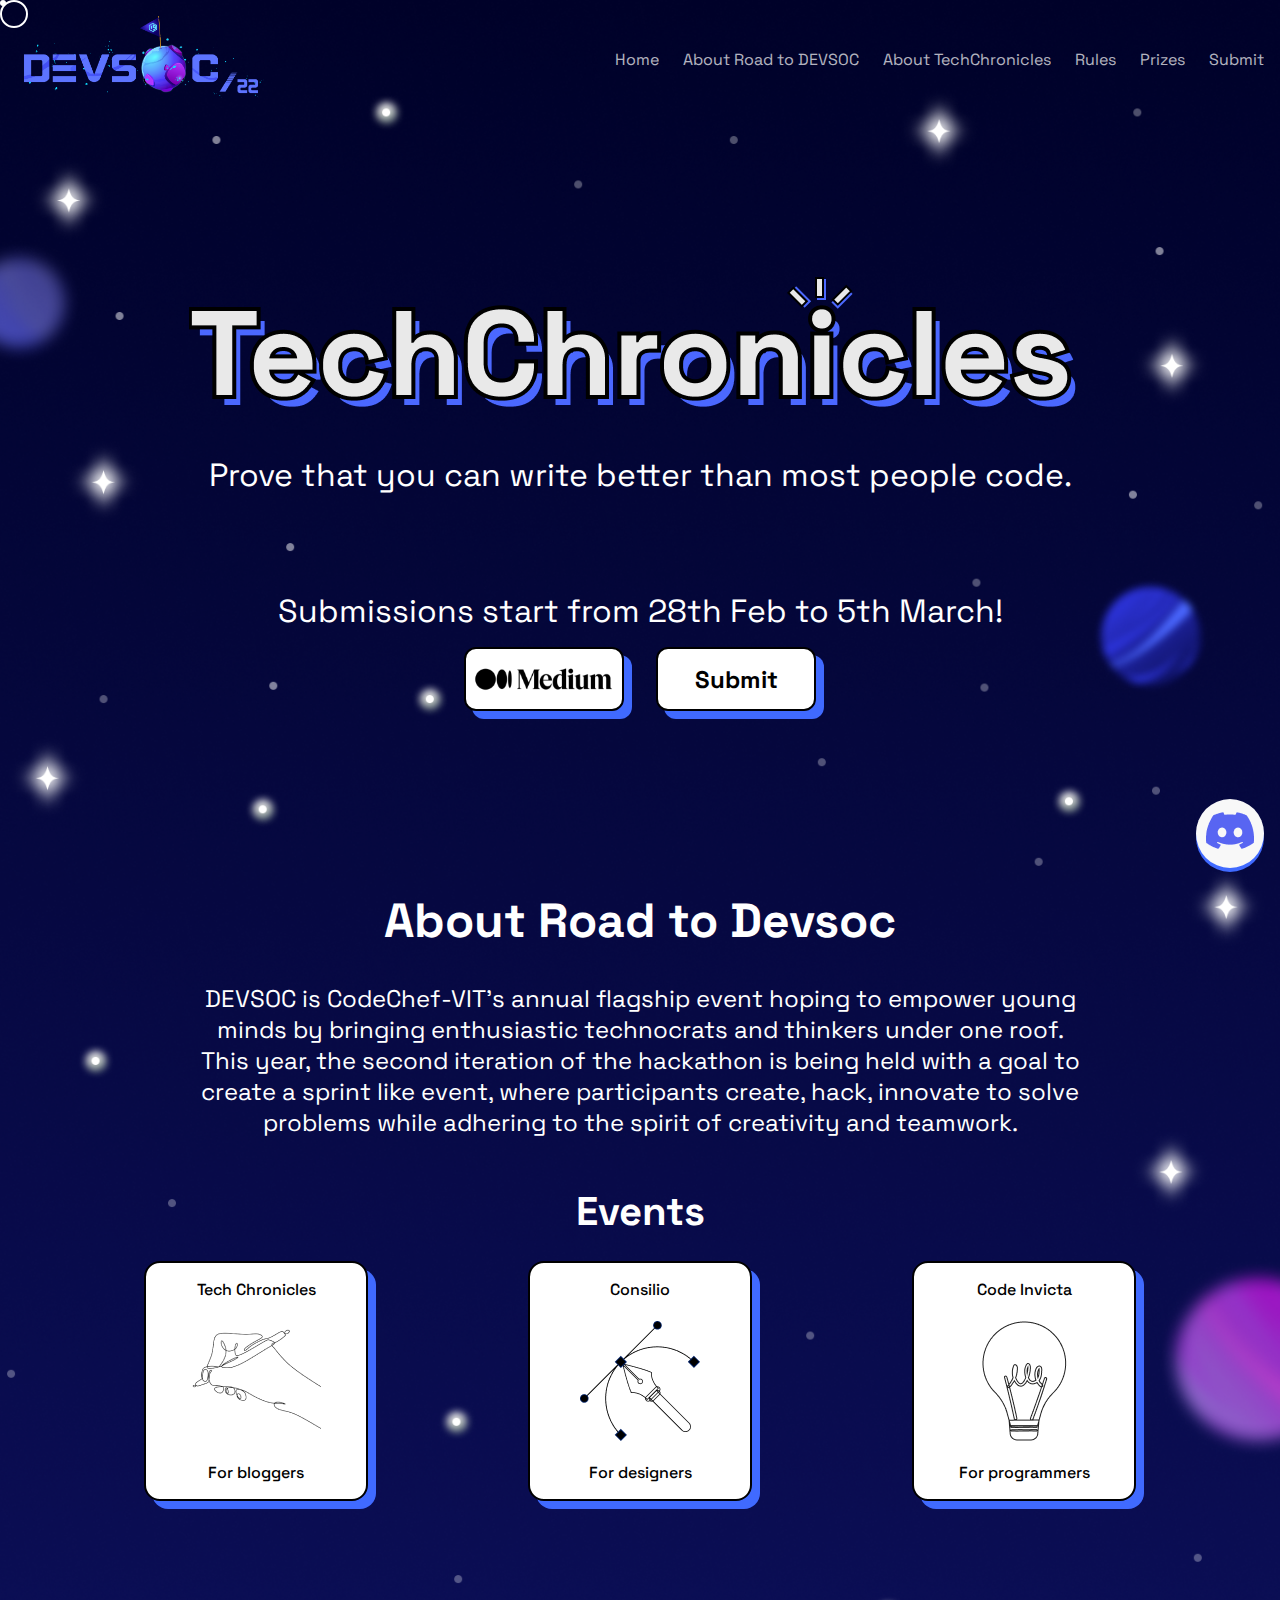
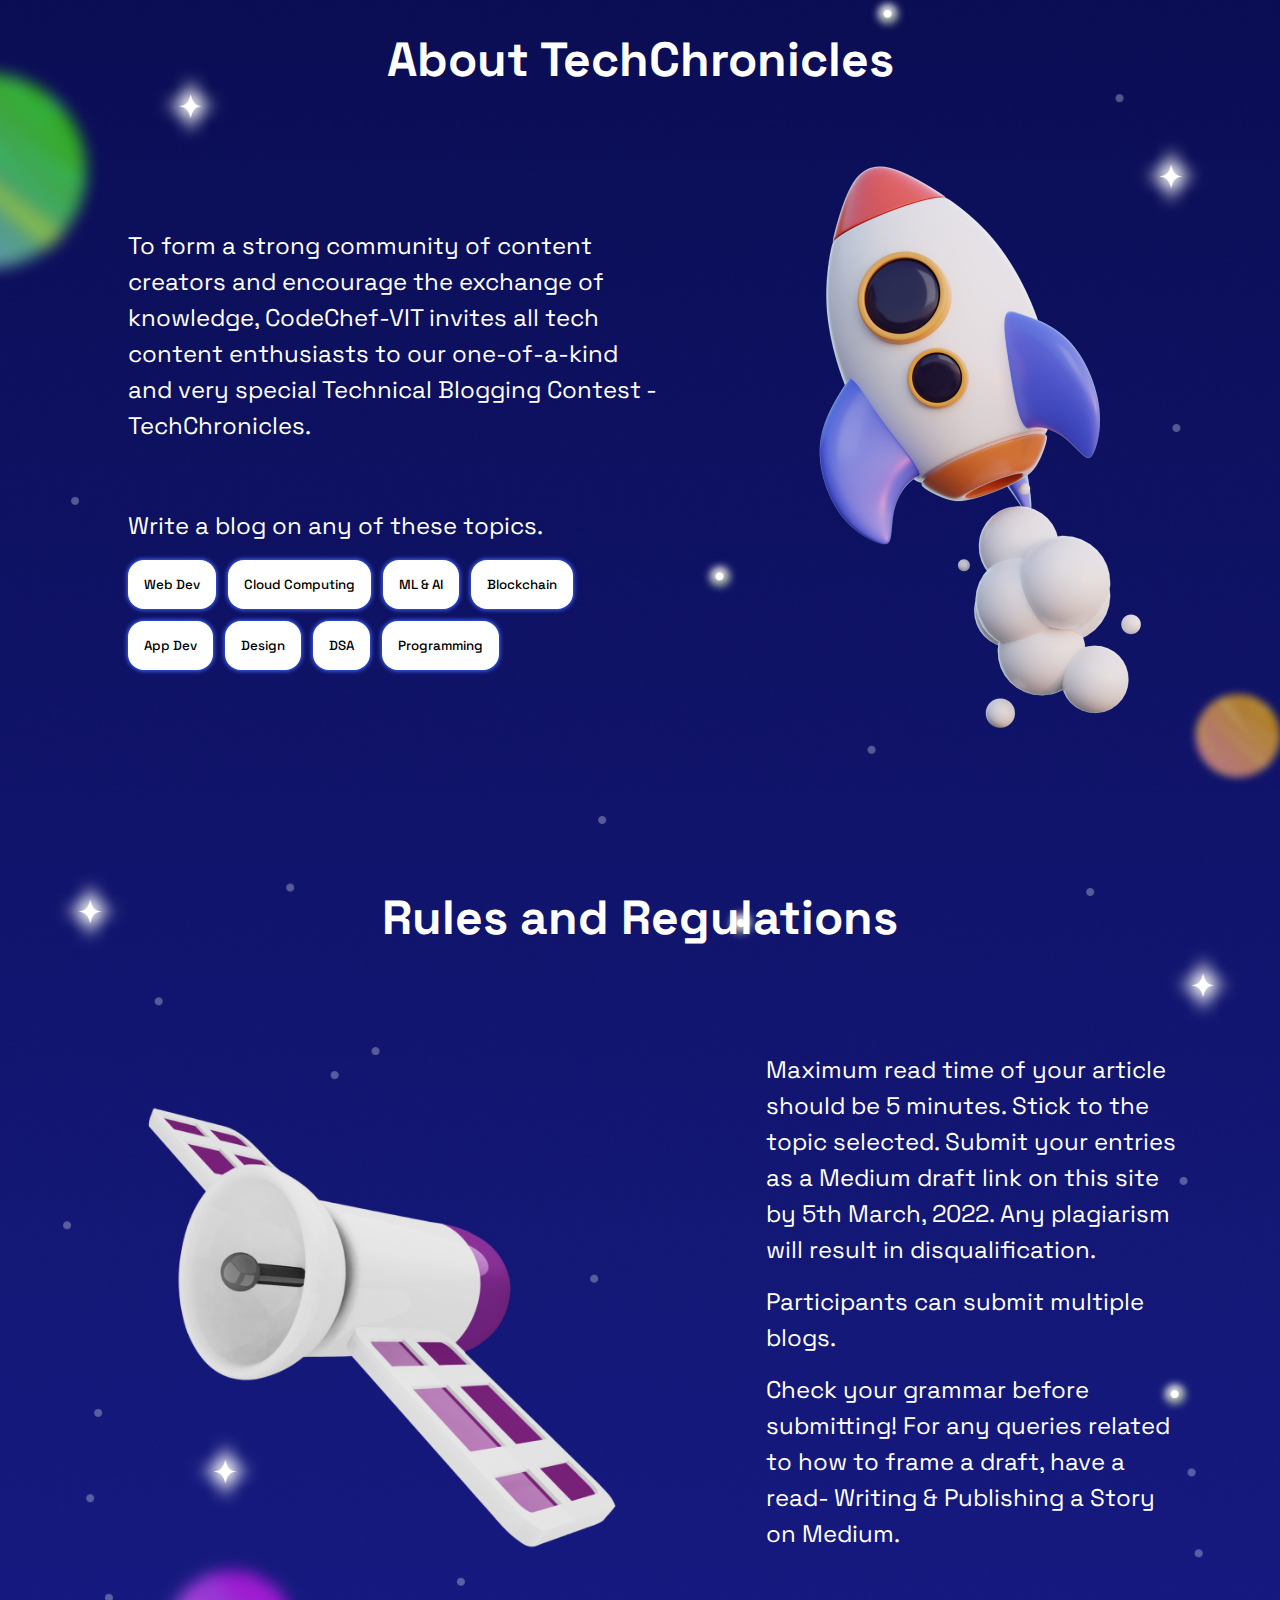
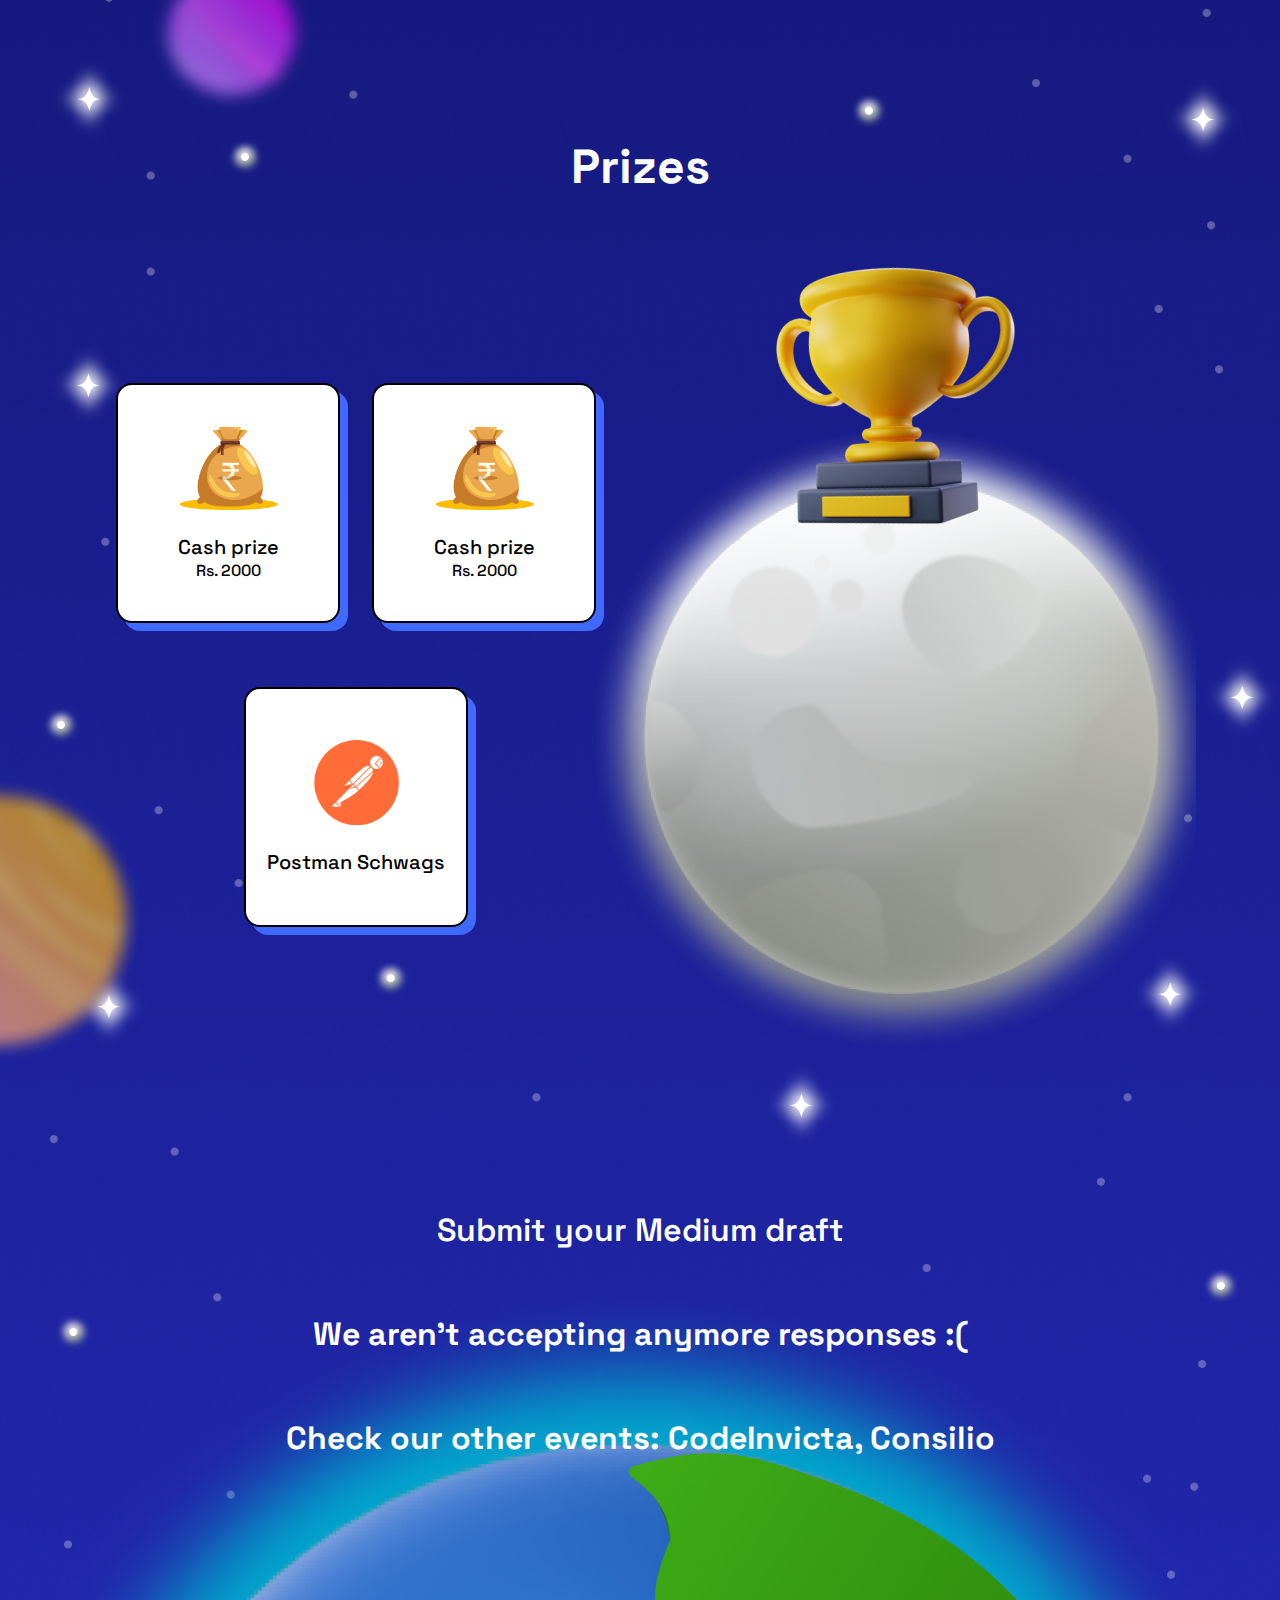
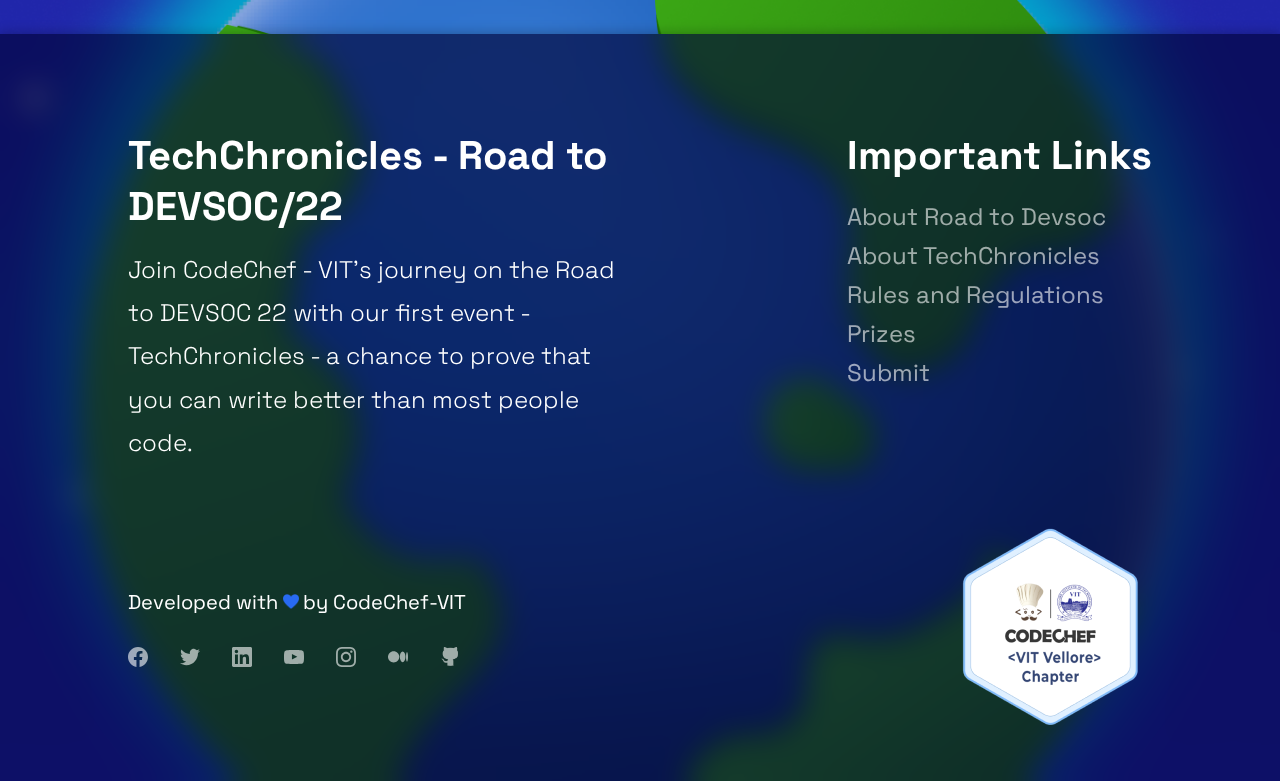
<file: index.html>
<!DOCTYPE html>
<html>
    <head>
        <meta charset="utf-8" />
        <meta http-equiv="X-UA-Compatible" content="IE=edge" />
        <title>TechChronicles</title>
        <meta name="description" content="" />
        <meta name="viewport" content="width=device-width, initial-scale=1" />
        <link rel="stylesheet" href="./FrontEnd/LandingPage/css/style.css" />
        <link rel="stylesheet" href="./FrontEnd/LandingPage/css/cursor.css" />
        <link rel="stylesheet" href="./FrontEnd/LandingPage/css/menu.css" />
        <link rel="stylesheet" href="./FrontEnd/LandingPage/css/layout.css" />
        <link
            rel="stylesheet"
            href="./FrontEnd/LandingPage/css/submission.css"
        />

        <link
            href="https://fonts.googleapis.com/css2?family=Inter:wght@100;200;300;400;500;600;700;800;900&family=Space+Grotesk:wght@300;400;500;600;700&display=swap"
            rel="stylesheet"
        />

        <!-- wideley used favicon -->
        <link
            rel="icon"
            href="/FrontEnd/Images/favicon.png"
            type="image/png
        "
        />
        <!-- for apple mobile devices -->
        <link
            rel="apple-touch-icon-precomposed"
            href="/FrontEnd/Images/favicon.png"
            type="image/png"
            sizes="152x152"
        />
        <link
            rel="apple-touch-icon-precomposed"
            href="/FrontEnd/Images/favicon.png"
            type="image/png"
            sizes="120x120"
        />
        <!-- google tv favicon -->
        <link
            rel="icon"
            href="/FrontEnd/Images/favicon.png"
            sizes="96x96"
            type="image/png"
        />
    </head>
    <body>
        <div class="cursor-container">
            <div class="cursor"></div>
            <div class="inner-circle"></div>
        </div>
        <a href="http://discord.codechefvit.com/" target="_blank">
            <div class="side-fixed-btn hover-change">
                <img src="./FrontEnd/Images/discord.png" alt="" />
            </div>
        </a>

        <div class="main">
            <div class="black-bg"></div>
            <section id="Hero" class="section">
                <nav>
                    <div class="nav-div">
                        <img
                            class="sidebarImg"
                            src="./FrontEnd/Images/devsoclogo.png"
                            alt="Logo-TechChronicles"
                        />
                        <ul class="nav-div-ul">
                            <li class="hover-change"><a href="/">Home</a></li>
                            <li class="hover-change">
                                <a href="#AboutRoadToDevsoc"
                                    >About Road to DEVSOC</a
                                >
                            </li>
                            <li class="hover-change">
                                <a href="#AboutTechChronicles"
                                    >About TechChronicles</a
                                >
                            </li>
                            <li class="hover-change">
                                <a href="#Rules">Rules</a>
                            </li>
                            <li class="hover-change">
                                <a href="#Prizes">Prizes</a>
                            </li>
                            <li class="hover-change">
                                <a href="#Submit">Submit</a>
                            </li>
                        </ul>
                        <div class="vertical-menu-icon-container hover-change">
                            <div class="vertical-menu-icon bar-1"></div>
                            <div class="vertical-menu-icon bar-2"></div>
                            <div class="vertical-menu-icon bar-3"></div>
                        </div>

                        <div class="sidebar">
                            <div class="sidebar-sections-container">
                                <ul>
                                    <li
                                        class="sidebar-sections-li hover-change"
                                    >
                                        <a
                                            class="sidebar-sections-span"
                                            href="#AboutRoadToDevsoc"
                                            >About Road To Devsoc</a
                                        >
                                    </li>
                                    <li
                                        class="sidebar-sections-li hover-change"
                                    >
                                        <a
                                            class="sidebar-sections-span"
                                            href="#AboutTechChronicles"
                                            >About TechChronicles</a
                                        >
                                    </li>

                                    <li
                                        class="sidebar-sections-li hover-change"
                                    >
                                        <a
                                            class="sidebar-sections-span"
                                            href="#Rules"
                                            >Rules and Regulatios</a
                                        >
                                    </li>
                                    <li
                                        class="sidebar-sections-li hover-change"
                                    >
                                        <a
                                            class="sidebar-sections-span"
                                            href="#Prizes"
                                            >Prizes</a
                                        >
                                    </li>

                                    <li
                                        class="sidebar-sections-li hover-change"
                                    >
                                        <a
                                            class="sidebar-sections-span"
                                            href="#Submit"
                                            >Submit</a
                                        >
                                    </li>
                                    <!-- <li
                                        class="sidebar-sections-li hover-change"
                                    >
                                        <a
                                            class="sidebar-sections-span"
                                            href="#Sponsors"
                                            >Sponsors</a
                                        >
                                    </li>
                                    <li
                                        class="sidebar-sections-li hover-change"
                                    >
                                        <a
                                            class="sidebar-sections-span"
                                            href="#FAQs"
                                            >FAQs</a
                                        >
                                    </li>
                                    <li
                                        class="sidebar-sections-li hover-change"
                                    >
                                        <a
                                            class="sidebar-sections-span"
                                            href="#Contact"
                                            >Contact</a
                                        >
                                    </li> -->
                                </ul>
                            </div>
                        </div>
                    </div>
                </nav>
                <div class="hero-div-main">
                    <div class="hero-div-title-sub">
                        <!-- <h1>Tech Chronicles</h1> -->
                        <img src="./FrontEnd/Images/Title.png" alt="" />
                        <p>
                            Prove that you can write better than most people
                            code.
                        </p>
                    </div>

                    <div class="hero-div-span-btn">
                        <span
                            >Submissions start from 28th Feb to 5th March!</span
                        >
                        <div class="button-container">
                            <a
                                href="https://medium.com/@codechefvit"
                                target="_blank"
                            >
                                <button
                                    class="hover-change medium-btn"
                                ></button>
                            </a>
                            <a href="#Submit">
                                <button class="hover-change title-submit-btn">
                                    Submit
                                </button>
                            </a>
                        </div>
                    </div>
                </div>
            </section>

            <section id="AboutRoadToDevsoc">
                <div class="about-div-main">
                    <div class="about-div-title-text">
                        <h1>About Road to Devsoc</h1>
                        <p>
                            DEVSOC is CodeChef-VIT’s annual flagship event
                            hoping to empower young minds by bringing
                            enthusiastic technocrats and thinkers under one
                            roof. This year, the second iteration of the
                            hackathon is being held with a goal to create a
                            sprint like event, where participants create, hack,
                            innovate to solve problems while adhering to the
                            spirit of creativity and teamwork.
                        </p>
                    </div>
                    <div class="about-div-title-img">
                        <h1>Events</h1>
                        <div class="about-div-title-img-containers">
                            <a href="" target="_blank">
                                <div class="hover-change">
                                    <span>Tech Chronicles</span>

                                    <img
                                        src="./FrontEnd/Images/tech-chronicles.png"
                                        alt="TechChronicles"
                                    />

                                    <span>For bloggers</span>
                                </div>
                            </a>
                            <a href="" target="_blank">
                                <div class="hover-change">
                                    <span>Consilio</span>
                                    <img
                                        src="./FrontEnd/Images/consilio.png"
                                        alt="Consilio"
                                    />
                                    <span>For designers</span>
                                </div>
                            </a>
                            <a href="" target="_blank">
                                <div class="hover-change">
                                    <span>Code Invicta</span>

                                    <img
                                        src="./FrontEnd/Images/code-invicta.png"
                                        alt="Code Invicta"
                                    />
                                    <span>For programmers</span>
                                </div>
                            </a>
                        </div>
                    </div>
                </div>
            </section>

            <section id="AboutTechChronicles">
                <div class="about-tech-chronicles-div-main">
                    <h1>About TechChronicles</h1>
                    <div class="about-tech-chronicles-div-content-img">
                        <div class="about-tech-chronicles-content-container">
                            <p>
                                To form a strong community of content creators
                                and encourage the exchange of knowledge,
                                CodeChef-VIT invites all tech content
                                enthusiasts to our one-of-a-kind and very
                                special Technical Blogging Contest -
                                TechChronicles.
                            </p>
                            <div
                                class="about-tech-chronicles-content-container-sub-text"
                            >
                                <span
                                    >Write a blog on any of these topics.</span
                                >
                                <div
                                    class="about-tech-chronicles-content-container-sub-text-buttons"
                                >
                                    <button>Web Dev</button>
                                    <button>Cloud Computing</button>
                                    <button>ML & AI</button>
                                    <button>Blockchain</button>
                                    <button>App Dev</button>
                                    <button>Design</button>
                                    <button>DSA</button>
                                    <button>Programming</button>
                                </div>
                            </div>
                        </div>
                        <img src="./FrontEnd/Images/rocket.png" alt="Rocket" />
                    </div>
                </div>
            </section>

            <section id="Rules">
                <div class="rules-regulations-div-main">
                    <h1>Rules and Regulations</h1>
                    <div class="rules-regulations-div-content-img">
                        <div class="rules-regulations-content-container">
                            <p>
                                Maximum read time of your article should be 5
                                minutes. Stick to the topic selected. Submit
                                your entries as a Medium draft link on this site
                                by 5th March, 2022. Any plagiarism will result
                                in disqualification.
                            </p>
                            <p>Participants can submit multiple blogs.</p>
                            <p>
                                Check your grammar before submitting! For any
                                queries related to how to frame a draft, have a
                                read- Writing & Publishing a Story on Medium.
                            </p>
                        </div>

                        <img
                            src="../FrontEnd/Images/satellite.png"
                            alt="Rocket"
                        />
                    </div>
                </div>
            </section>
            <section id="Prizes">
                <div class="about-tech-chronicles-div-main">
                    <h1>Prizes</h1>
                    <div class="prizes-div-content-img">
                        <div class="prizes-main-container">
                            <div class="prizes-top-container">
                                <div class="prizes-content hover-change">
                                    <h1>Rs. 2000</h1>
                                    <span>Cash prize</span>
                                    <img
                                        src="./FrontEnd/Images/cash-prize.png"
                                        alt=""
                                        width="45%"
                                    />
                                </div>
                                <div class="prizes-content hover-change">
                                    <h1>Rs. 2000</h1>
                                    <span>Cash prize</span>
                                    <img
                                        src="./FrontEnd/Images/cash-prize.png"
                                        alt=""
                                        width="45%"
                                    />
                                </div>
                            </div>
                            <div class="prizes-content hover-change">
                                <span>Postman Schwags</span>
                                <img
                                    src="./FrontEnd/Images/postman-logo.png"
                                    alt=""
                                    width="40%"
                                />
                            </div>
                        </div>
                        <img
                            class="moon-image"
                            src="./FrontEnd/Images/prizes.png"
                            alt="Rocket"
                        />
                    </div>
                </div>
            </section>

            <section id="Submit">
                <div class="submission-main-container">
                    <div class="submission-main-container-title">
                        <span>Submit your Medium draft</span>
                    </div>

                    <div class="submission-form-main-container">
                        <h1>We aren’t accepting anymore responses :(</h1>
                        <h1>
                            Check our other events:
                            <a href="">CodeInvicta,</a>
                            <a href="">Consilio</a>
                        </h1>
                    </div>
                    <div id="modal">
                        <p class="modal_text"></p>
                        <button class="modal__button hover-change">Okay</button>
                    </div>
                </div>
            </section>

            <section class="footer">
                <div class="footerDiv">
                    <div class="footerContentDiv">
                        <div class="footerContentTextDiv">
                            <h1>TechChronicles - Road to DEVSOC/22</h1>
                            <p class="footerContentText">
                                Join CodeChef - VIT’s journey on the Road to
                                DEVSOC 22 with our first event - TechChronicles
                                - a chance to prove that you can write better
                                than most people code.
                            </p>
                        </div>

                        <div class="footerLinksContainerDiv">
                            <div class="footerLinksDiv">
                                <h1>Important Links</h1>
                                <ul class="hover-change">
                                    <li>
                                        <a href="#AboutRoadToDevsoc"
                                            >About Road to Devsoc</a
                                        >
                                    </li>
                                    <li>
                                        <a href="#AboutTechChronicles"
                                            >About TechChronicles</a
                                        >
                                    </li>
                                    <li>
                                        <a href="#Rules"
                                            >Rules and Regulations</a
                                        >
                                    </li>
                                    <li>
                                        <a href="#Prizes">Prizes</a>
                                    </li>
                                    <li>
                                        <a href="#Submit">Submit</a>
                                    </li>
                                </ul>
                            </div>
                        </div>
                    </div>

                    <div class="footer-bottom-main">
                        <div class="footerBottom">
                            <div class="footerBottomCopyrightDiv">
                                <span> Developed with </span>
                                <img src="./FrontEnd/Images/heart.png" alt="" />
                                <span>by CodeChef-VIT</span>
                            </div>
                            <div class="footerSocials hover-change">
                                <a
                                    href=" https://www.facebook.com/codechefvit/ "
                                    target="_black"
                                    ><img
                                        class="footerSocialImage"
                                        src="./FrontEnd/Images/Facebook - Negative.svg "
                                        alt=" "
                                /></a>
                                <a
                                    href="https://twitter.com/codechefvit?ref_src=twsrc%5Egoogle%7Ctwcamp%5Eserp%7Ctwgr%5Eauthor"
                                    target="_black"
                                    ><img
                                        class="footerSocialImage"
                                        src="./FrontEnd/Images/Twitter - Negative.svg "
                                        alt=" "
                                /></a>
                                <a
                                    href="https://www.linkedin.com/company/codechef-vit-chapter/mycompany/"
                                    target="_black"
                                    ><img
                                        class="footerSocialImage"
                                        src="./FrontEnd/Images/LinkedIn - Negative.svg "
                                        alt=" "
                                /></a>
                                <a
                                    href="https://www.youtube.com/c/CodeChefVIT"
                                    target="_black"
                                    ><img
                                        class="footerSocialImage"
                                        src="./FrontEnd/Images/YouTube - Negative.svg "
                                        alt=" "
                                /></a>
                                <a
                                    href="https://www.instagram.com/codechefvit/"
                                    target="_black"
                                    ><img
                                        class="footerSocialImage"
                                        src="./FrontEnd/Images/Instagram - Negative.svg "
                                        alt=" "
                                /></a>
                                <a
                                    href="https://medium.com/codechef-vit"
                                    target="_black"
                                    ><img
                                        class="footerSocialImage"
                                        src="./FrontEnd/Images/Medium - Negative.svg "
                                        alt=" "
                                /></a>
                                <a
                                    href="https://github.com/CodeChefVIT"
                                    target="_black"
                                    ><img
                                        class="footerSocialImage"
                                        src="./FrontEnd/Images/github.png "
                                        alt=" "
                                /></a>
                            </div>
                        </div>
                        <a
                            class="hover-change"
                            href="https://codechefvit.com/"
                            target="_blank"
                        >
                            <img
                                class="codechef-logo"
                                src="../FrontEnd/Images/codechef_logo_1.png"
                                alt=""
                            />
                        </a>
                    </div>
                </div>
            </section>
        </div>

        <script src="/FrontEnd/LandingPage/app.js"></script>
        <script src="/FrontEnd/LandingPage/sidebar.js"></script>
    </body>
</html>
</file>
<file: FrontEnd/LandingPage/css/style.css>
* {
    margin: 0;
    padding: 0;
    box-sizing: border-box;
    list-style: none;
    text-decoration: none;
    font-family: "Inter", sans-serif;
    color: white;
}

html {
    scroll-behavior: smooth;
}

body {
    background: url("/FrontEnd/Images/body-image.png") no-repeat;
    background-position: top center;
    background-attachment: scroll;
    background-size: cover;
    height: 100%;
    min-width: 100%;
    overflow-x: hidden;
}

.main {
    display: flex;
    flex-direction: column;
    gap: 8rem;
    position: relative;
}
::-webkit-scrollbar {
    width: 11px;
    cursor: pointer;
}

::-webkit-scrollbar-track {
    border-radius: 5px;
    box-shadow: inset 0 0 10px rgba(0, 0, 0, 0.25);
    background-color: #2026a7;
}

::-webkit-scrollbar-thumb {
    border-radius: 5px;
    background-color: #9d22e3;
}

.nav-div {
    padding: 1rem 1rem;
}

.nav-div img {
    width: 20%;
}
.nav-div,
.nav-div-ul {
    display: flex;
    justify-content: space-between;
    align-items: center;
}

.nav-div-ul {
    gap: 1.5em;
}

.nav-div-ul li a {
    opacity: 0.7;
    transition: all 300ms ease;
}

.nav-div-ul li a:hover {
    opacity: 1;
}

.hero-div-main,
.hero-div-title-sub,
.hero-div-span-btn,
.about-div-main,
.about-div-title-text,
.about-div-title-img,
.about-tech-chronicles-div-main,
.rules-regulations-div-main,
.rules-regulations-content-container {
    display: flex;
    flex-direction: column;
    align-items: center;
}

.hero-div-main {
    padding: 9rem 0 3rem 0;
    gap: 6rem;
}
.hero-div-span-btn {
    gap: 1rem;
}

.hero-div-main h1 {
    font-size: 7.5em;
}
.hero-div-main p {
    font-size: 2em;
    text-align: center;
}

.hero-div-span-btn span {
    font-size: 2em;
    /* width: 80%; */
    padding: 0 1rem;
    flex-wrap: wrap;
    text-align: center;
}

.button-container {
    display: flex;
    gap: 2rem;
}

.medium-btn {
    background: url("/FrontEnd/Images/medium.png");
    background-size: contain;
    background-position: center;
    background-repeat: no-repeat;
    background-color: white;
    border-radius: 12px;
    width: 160px;
    height: 64px;
    outline: 0;
    border: 2px solid black;
    box-shadow: 8px 8px rgba(64, 106, 255, 1);
    transition: all 300ms ease;
}

.title-submit-btn {
    display: flex;
    align-items: center;
    justify-content: center;
    background-color: white;
    border-radius: 12px;
    color: black;
    font-size: 1.5em;
    font-weight: 800;
    width: 160px;
    height: 64px;
    outline: 0;
    border: 2px solid black;
    box-shadow: 8px 8px rgba(64, 106, 255, 1);
    transition: all 300ms ease;
}

.medium-btn:hover {
    border: 2px solid #1579d6;
}

/* About Section  */
.about-div-title-text {
    padding: 0 12rem;
    gap: 2rem;
}
.about-div-title-text h1 {
    font-size: 3em;
    text-align: center;
}
.about-div-title-text p {
    text-align: center;
    font-size: 1.5em;
}
.about-div-main {
    gap: 3rem;
}
.about-div-title-img {
    gap: 1.5rem;
}
.about-div-title-img h1 {
    font-size: 2.5em;
}
.about-div-title-img-containers {
    display: flex;
    gap: 10rem;
}

.about-div-title-img-containers div {
    display: flex;
    flex-direction: column;
    align-items: center;
    justify-content: center;
    position: relative;
    width: 14rem;
    height: 15rem;
    border: 2px solid black;
    border-radius: 16px;
    background-color: white;
    box-shadow: 8px 8px rgba(64, 106, 255, 1);
}

.about-div-title-img-containers div span:nth-child(1),
.about-div-title-img-containers div span:nth-last-child(1) {
    color: black;
    font-weight: 500;
    position: absolute;
}
.about-div-title-img-containers div span:nth-child(1) {
    top: 1rem;
}
.about-div-title-img-containers div span:nth-last-child(1) {
    bottom: 1rem;
}

/* About texh chronicles  */

.about-tech-chronicles-div-main {
    gap: 3rem;
    align-items: center;
}
.about-tech-chronicles-div-main h1 {
    font-size: 3em;
    text-align: center;
}

.about-tech-chronicles-div-content-img,
.rules-regulations-div-content-img {
    display: flex;
    align-items: center;
}
.about-tech-chronicles-div-content-img {
    padding: 0 0 0 8rem;
}

.about-tech-chronicles-content-container {
    display: flex;
    flex-direction: column;
    gap: 4rem;
}

.about-tech-chronicles-content-container p,
.rules-regulations-div-content-img p,
.about-tech-chronicles-content-container-sub-text span {
    font-size: 1.5em;
    line-height: 1.5em;
}

.about-tech-chronicles-content-container-sub-text {
    display: flex;
    flex-direction: column;
    gap: 1rem;
}
.about-tech-chronicles-content-container-sub-text button {
    color: black;
    padding: 1rem;
    background-color: white;
    border-radius: 16px;
    font-weight: 500;
    box-shadow: 0px 0px 4px 1px rgba(64, 106, 255, 1);
    border: 0;
    outline: 0;
}
.about-tech-chronicles-content-container-sub-text-buttons {
    display: flex;
    flex-wrap: wrap;
    gap: 0.75rem;
}
.rules-regulations-div-main {
    gap: 3rem;
    align-items: center;
}
.rules-regulations-div-content-img {
    flex-direction: row-reverse;
    padding: 0 4rem 0 0;
}
.rules-regulations-div-content-img img {
    width: 60%;
}
.rules-regulations-div-main h1 {
    font-size: 3em;
    text-align: center;
}
.rules-regulations-content-container {
    gap: 1rem;
}
.rules-regulations-content-container p {
    width: 85%;
}

.prizes-div-content-img {
    display: flex;
    align-items: center;
    justify-content: space-between;
    /* gap: 1rem; */
    padding: 0 0 0 2rem;
}
.prizes-div-content-img p {
    font-size: 3em;
}

.prizes-main-container {
    display: flex;
    gap: 4rem;
    flex-direction: column;
    align-items: center;
}

.prizes-content {
    display: flex;
    flex-direction: column-reverse;
    align-items: center;
    justify-content: center;
    position: relative;
    width: 14rem;
    height: 15rem;
    border: 2px solid black;
    border-radius: 16px;
    /* gap: 1.5em; */
    background-color: white;
    box-shadow: 8px 8px #406aff;
}

.prizes-top-container {
    display: flex;
    gap: 2rem;
}

.prizes-content span {
    color: black;
    font-size: 1.25em;
    font-weight: 500;
    text-align: center;
    /* padding: 0 1rem; */
    padding: 1.5rem 1rem 0 1rem;
}
.prizes-content h1 {
    color: black;
    font-size: 1em;
    font-weight: 500;
}

/* Submit  */
.submit-div-main {
    width: 100%;
    display: flex;
    flex-direction: column;
    align-items: center;
}

.submit-div-main-content {
    display: flex;
    flex-direction: column;
    align-items: center;
    gap: 2rem;
    padding: 3rem;
    background: linear-gradient(180deg, #2d33b7 0%, #1d23ac 100%);
    box-shadow: 0px 0px 25px 6px rgba(0, 0, 0, 0.25);
    border-radius: 16px;
}

/* Footer  */

section.footer {
    background: rgba(0, 2, 55, 0.65);
    box-shadow: 0px 0px 11px 1px rgba(0, 0, 0, 0.25);
    backdrop-filter: blur(15px);
}
section.footer h1 {
    font-size: 2.5em;
}

.footerDiv {
    display: flex;
    flex-direction: column;
    padding: 6rem 8rem 3rem 8rem;
    gap: 3rem;
}

.footerContentDiv {
    display: flex;
    align-items: centers;
    justify-content: space-between;
}

.footerContentTextDiv {
    width: 50%;
}

.footerContentText {
    color: white;
    padding: 1rem 0;
    font-size: 1.5em;
    line-height: 180%;
    color: rgba(255, 255, 255, 1);
    font-weight: 300;
}

.footerLinksDiv {
    display: flex;
    flex-direction: column;
}

.footerLinksDiv ul {
    padding: 1rem 0;
}
.footerLinksDiv li {
    padding: 0.25rem 0;
}

.footerLinksDiv a {
    /* text-decoration: underline; */
    color: rgba(255, 255, 255, 0.6);
    font-size: 1.5em;
    transition: all 300ms ease;
}
.footerLinksDiv a:hover {
    color: rgba(255, 255, 255, 1);
}

.footer-bottom-main {
    display: flex;
    align-items: center;
    justify-content: space-between;
}

.footerBottom {
    display: flex;
    flex-direction: column;
    gap: 2rem;
}

.footerBottomCopyrightDiv img {
    width: 1rem;
}

.footerBottomCopyrightDiv span {
    font-size: 1.25em;
}

.footerSocials {
    display: flex;
    gap: 2rem;
}

.footerSocials a img {
    width: 20px;
    opacity: 0.6;
    transition: all 300ms ease;
}

.footerSocials a img:hover {
    opacity: 1;
}

.side-fixed-btn {
    background-color: rgb(248, 248, 248);
    border-radius: 50%;
    box-shadow: 0px 4px rgba(64, 106, 255, 1);
    width: fit-content;
    padding: 8px 10px;
    position: fixed;
    bottom: 32px;
    right: 16px;
    transition: all 300ms ease;
    z-index: 100;
}

.side-fixed-btn:hover {
    transform: translateY(-8px);
}
</file>
<file: FrontEnd/LandingPage/css/cursor.css>
body {
    cursor: none;
}

.cursor {
    width: 28px;
    height: 28px;
    border: 2px solid white;
    z-index: 50;
    border-radius: 50%;
    position: absolute;
    pointer-events: none;
}

.inner-circle {
    width: 6px;
    height: 6px;
    background-color: white;
    z-index: 50;
    border-radius: 50%;
    position: absolute;
    transition-duration: 100ms;
    pointer-events: none;
    transition-timing-function: ease-out;
}
.cursor-sidebar-change {
    z-index: 40;
}
.cursor-change {
    width: 28px;
    height: 28px;
    border: 2px solid #1579d6;
    border-radius: 50%;
    position: absolute;
    z-index: 600;
    pointer-events: none;
}

.cursor-change::after {
    content: "";
    width: 24px;
    height: 24px;
    background-color: #1579d6;
    border-radius: 50%;
    position: absolute;
    z-index: 600;
    pointer-events: none;
    animation: cursorAnim 0.5s infinite alternate;
}

.inner-circle-change {
    display: none;
}

@keyframes cursorAnim {
    from {
        transform: scale(1);
    }
    to {
        transform: scale(0.5);
    }
}
</file>
<file: FrontEnd/LandingPage/css/menu.css>
* {
    margin: 0;
    padding: 0;
    box-sizing: border-box;
    list-style: none;
    text-decoration: none;
    font-family: "Space Grotesk", sans-serif;
    color: white;
}
.sidebar {
    display: none;
}

.vertical-menu-icon-container {
    display: none;
    flex-direction: column;
    gap: 0.25rem;

    display: none;
    z-index: 20;
}

.vertical-menu-icon {
    height: 3px;
    background-color: white;
    transition: all 400ms ease-in-out;
}
.sidebar {
    display: none;
}

.bar-1 {
    width: 40px;
}

.bar-2 {
    width: 56px;
    opacity: 1;
    transition: opacity 800ms ease-in-out;
}

.bar-3 {
    width: 48px;
}

.bar-1-change {
    transform: rotate(45deg);
    width: 48px;
    background-color: white;
}
.bar-2-change {
    display: none;
    width: 60px;
    opacity: 1;
    background-color: white;
}
.bar-3-change {
    width: 56px;
    transform: rotate(-45deg);
    background-color: white;
}

.sidebar-change {
    width: 95%;
    /* -webkit-backdrop-filter: saturate(180%) blur(20px);
    backdrop-filter: saturate(180%) blur(20px); */
    background: linear-gradient(180deg, #1646cc 0%, #1d23ac 100%);
    border-radius: 16px;
    position: fixed;
    display: block;
    top: 6rem;
    padding: 0.5rem 0;
}

.hide-it {
    display: none !important;
}

.sidebar-sections-container {
    display: none;
}
.sidebar-sections-container-change {
    width: 100%;
    display: flex;
    flex-direction: column;
    align-items: center;
}

.sidebar-sections-li {
    text-decoration: none;
}
.sidebar-sections-span {
    font-size: 2.5em !important;
    padding: 0.5rem;
    font-weight: 500;
    display: block;
    border-radius: 8px 8px 8px 8px;
    color: rgba(255, 255, 255, 0.8);
    text-decoration: none;
    text-align: center;
}

.sidebar-sections-span-change {
    color: rgb(255, 255, 255);
    background-color: #1579d6;
}
</file>
<file: FrontEnd/LandingPage/css/layout.css>
@media only screen and (min-width: 1441px) {
    body {
        background: url("/FrontEnd/Images/body-image\(desktop\).png") no-repeat;
        background-position: center top;
        background-size: cover;
        height: 100%;
        background-size: cover;
    }
}

@media only screen and (min-width: 1300px) {
    .prizes-div-content-img {
        gap: 8rem;
    }
}

@media only screen and (max-width: 1160px) {
    .about-tech-chronicles-div-content-img {
        padding: 0 0 0 4rem;
    }
    .about-tech-chronicles-div-content-img img {
        width: 50%;
    }
    .rules-regulations-div-content-img {
        padding: 0 2rem 0 0;
    }
    .nav-div img {
        width: 20%;
    }
    .nav-div ul li a {
        font-size: 0.75em;
    }
    section.footer h1 {
        font-size: 1.5em;
    }
    .footerContentText {
        font-size: 1em;
    }
    .footerLinksDiv a {
        font-size: 1em;
    }
}

@media only screen and (max-width: 1060px) {
    .about-div-title-img-containers {
        gap: 6rem;
    }
    .prizes-div-content-img {
        padding: 0 0 0 0rem;
        flex-direction: column;
        gap: 3rem;
    }
    .prizes-main-container {
        gap: 3rem;
    }
    .prizes-top-container {
        /* flex-direction: column; */
        gap: 4rem;
    }
}

@media only screen and (max-width: 1030px) and (max-height: 610px) {
    .cursor-container {
        display: none;
    }
}

@media only screen and (max-width: 1290px) and (max-height: 810px) {
    .cursor-container {
        display: none;
    }
}

/* Mobile version */

@media only screen and (max-width: 950px) {
    body {
        background: url("/FrontEnd/Images/body-image\(mobile\).png") no-repeat;
        background-position: center top;
        height: 100%;
        /* overflow-x: hidden; */
    }
    .cursor-container {
        display: none;
    }
    .nav-div-ul {
        display: none;
    }

    .hero-div-title-sub img {
        width: 90%;
    }
    .hero-div-main p {
        font-size: 1.5em;
    }

    .hero-div-span-btn span {
        font-size: 1.5em;
    }
    .about-div-title-text {
        padding: 0 3rem;
    }
    .about-div-title-img-containers {
        flex-direction: column;
        gap: 1rem;
    }
    .about-tech-chronicles-div-content-img,
    .rules-regulations-div-content-img {
        flex-direction: column;
        gap: 3rem;
    }
    .about-tech-chronicles-div-content-img {
        padding: 0 0 0 0rem;
    }
    .about-tech-chronicles-content-container {
        width: 85%;
    }
    .about-tech-chronicles-content-container p,
    .rules-regulations-div-content-img p,
    .about-tech-chronicles-content-container-sub-text span {
        text-align: center;
    }
    .about-tech-chronicles-content-container-sub-text-buttons {
        justify-content: center;
        align-items: center;
    }

    .rules-regulations-div-content-img {
        padding: 0 0rem 0 0;
    }
    .prizes-div-content-img {
        padding: 0 0 0 0rem;
        flex-direction: column;
        gap: 3rem;
    }

    .footerDiv {
        padding: 4rem 3rem 1rem 3rem;
        gap: 3rem;
    }

    .sidebar {
        z-index: 20;
    }
    .vertical-menu-icon-container {
        display: flex;
    }
}

@media only screen and (max-width: 700px) {
    body {
        background: url("/FrontEnd/Images/body-image\(hand\).png") no-repeat;
        background-position: center top;
        height: 100%;
        /* overflow-x: hidden; */
    }

    .footerBottomCopyrightDiv > span {
        font-size: 0.75em;
    }
    .footerBottomCopyrightDiv img {
        width: 0.5rem;
    }
    .footerSocials {
        gap: 1rem;
    }
    .footerSocials a img {
        width: 15px;
    }

    .codechef-logo {
        width: 50%;
    }
}

@media only screen and (max-width: 610px) {
    .nav-div img {
        width: 30%;
    }
    .hero-div-main p {
        font-size: 1em;
        text-align: center;
    }
    .sidebar-sections-span {
        font-size: 1.5em !important;
    }

    .hero-div-span-btn span {
        font-size: 1em;
        text-align: center;
    }

    .medium-btn,
    .title-submit-btn {
        width: 130px;
        height: 48px;
        box-shadow: 4px 4px rgba(64, 106, 255, 1);
    }
    .title-submit-btn {
        font-size: 1.25em;
    }

    .submit-btn {
        width: 130px;
        height: 48px;
    }

    .moon-image {
        width: 60%;
    }
    section.footer {
        margin-top: 3rem;
    }

    .main {
        display: flex;
        flex-direction: column;
        gap: 5rem;
    }

    .footerDiv {
        padding: 2rem 0rem 1rem 2rem;
    }
    .footerContentDiv {
        flex-direction: column;
        gap: 1.25rem;
    }
    .footerContentTextDiv {
        width: 90%;
    }
}

@media only screen and (max-width: 550px) {
    .nav-div {
        padding: 1.5rem 0.5rem 0rem 0.5rem;
    }
    .sidebar-sections-span {
        font-size: 1em !important;
    }
    .about-div-title-text h1,
    .about-tech-chronicles-div-main h1,
    .rules-regulations-div-main h1 {
        font-size: 1.8em;
    }
    .about-div-title-text p {
        font-size: 1em;
    }
    .about-tech-chronicles-content-container p,
    .rules-regulations-div-content-img p,
    .about-tech-chronicles-content-container-sub-text span {
        font-size: 1em;
    }

    .prizes-content h1 {
        font-size: 1em;
    }

    .prizes-top-container {
        flex-direction: column;
        gap: 1rem;
    }
    .prizes-main-container {
        gap: 1rem;
    }

    .submit-div-main-content h1 {
        font-size: 1rem;
    }

    .footerDiv {
        padding: 2rem 0rem 1rem 0rem;
    }
    section.footer h1 {
        text-align: center;
    }

    .footerContentDiv {
        align-items: center;
    }
    .footerContentText {
        text-align: center;
    }
    .footerLinksDiv {
        display: flex;
        flex-direction: column;
        align-items: center;
    }
    .footerLinksDiv ul {
        display: flex;
        flex-direction: column;
        align-items: center;
    }
    .footer-bottom-main {
        flex-direction: column;
        align-items: center;
        gap: 2rem;
    }
    .footer-bottom-main > a {
        display: flex;
        justify-content: center;
    }

    .footerBottom {
        align-items: center;
    }
    .codechef-logo {
        display: inline;
    }
}

@media only screen and (max-width: 400px) {
    .submit-div-main-content {
        padding: 1.25rem 1.25rem 1.25rem 1.25rem;
    }
    .submit-div-main-content h1 {
        font-size: 1em;
    }
    .nav-div img {
        width: 40%;
    }
}

@media only screen and (max-width: 480px) {
    .side-fixed-btn {
        padding: 10px 4px;
        bottom: 32px;
        right: 10px;
        display: flex;
        align-items: center;
        justify-content: center;
    }
    .side-fixed-btn img {
        width: 70%;
    }

    .side-fixed-btn:hover {
        transform: translateY(-8px);
    }
}

@media only screen and (max-width: 350px) {
    .button-container {
        display: flex;
        gap: 1rem;
    }

    .title-submit-btn {
        font-size: 1.25em;
    }

    .submit-div-main-content {
        padding: 1.5rem 1rem 1.5rem 1rem;
    }
    .submit-div-main-content h1 {
        font-size: 0.8em;
    }
    .side-fixed-btn {
        padding: 10px 2px;
        bottom: 24px;
        right: 4px;
        display: flex;
        align-items: center;
        justify-content: center;
    }
    .side-fixed-btn img {
        width: 60%;
    }

    .side-fixed-btn:hover {
        transform: translateY(-8px);
    }
}

@media only screen and (min-width: 1024px) and (max-height: 600px) {
    .hero-div-main {
        padding: 1rem 0 3rem 0;
        gap: 6rem;
    }
} ;
</file>
<file: FrontEnd/LandingPage/css/submission.css>
.submission-main-container {
    display: flex;
    position: relative;
    justify-content: center;
    flex-direction: column;
    align-items: center;
    padding: 1rem;
    gap: 2rem;
}

#modal {
    background: linear-gradient(180deg, #2b31d2 0%, #191e8c 100%);
    border-radius: 8px;
    position: absolute;
    flex-direction: column;
    align-items: center;
    justify-content: center;
    gap: 2rem;
    display: none;
    /* border: 2px solid red; */
    width: 400px;
    height: 160px;
    z-index: 3;
}

.modal_text {
    font-size: 1.25em;
    font-weight: 700;
    text-align: center;
    padding: 0 2rem;
}

.modal__button {
    width: 80px;
    height: 40px;
    /* position: absolute; */
    border-radius: 8px;
    outline: 0;
    border: 0;
    align-self: center;
    background: white;
    color: black;
    font-weight: 700;
    box-shadow: 4px 4px 0px #4b68ff;
}

.black-bg {
    position: absolute;
    background: rgba(0, 0, 0, 0.55);
    width: 100vw;
    height: 100%;
    z-index: 2;
    display: none;
}

.submission-main-container-title {
    display: flex;
    gap: 1.25em;
    flex-direction: column;
    align-items: center;
}

.submission-main-container-title > h1 {
    font-size: 3em;
}
.submission-main-container-title > span {
    font-size: 2em;
    font-weight: 600;
    text-align: center;
}
.submission-form {
    display: flex;
    flex-direction: column;
    gap: 2rem;
    padding: 3rem;
    width: 60vw;

    background: linear-gradient(180deg, #2b31d2 0%, #191e8c 100%);
    box-shadow: 0px 0px 16px rgba(0, 0, 0, 0.25);
    border-radius: 16px;
}

.submission-form-field {
    display: flex;
    flex-direction: column;
    gap: 0.5rem;
}

.submission-form-field > input {
    border-radius: 8px;
    color: black;
    padding: 0.4rem;
    outline: 0;
    border: 0;
}

.submit-btn {
    width: fit-content;
    text-align: center;
    align-self: center;
    background-color: white;
    color: black;
    font-size: 1em;
    font-weight: 800;
    border-radius: 12px;
    width: 140px;
    height: 48px;
    outline: 0;
    border: 1px solid black;
    box-shadow: 4px 4px rgba(64, 106, 255, 1);
    transition: all 400ms ease;
}

.submit-btn:hover {
    background-color: rgba(64, 106, 255, 1);
    color: white;
    border: 1px solid rgb(255, 255, 255);
    box-shadow: 8px 8px rgb(255, 255, 255);
}
.submission-form-main-container h1 {
    text-align: center;
    padding: 1em;
}

/* Media queries  */

@media only screen and (max-width: 750px) {
    .submission-form {
        width: 90vw;
    }
}

@media only screen and (max-width: 500px) {
    #modal {
        width: 300px;
        height: 160px;
        z-index: 3;
    }
}
@media only screen and (max-width: 350px) {
    #modal {
        width: 270px;
        height: 160px;
        z-index: 3;
    }
}

@media only screen and (max-width: 450px) {
    .submission-main-container-title > span {
        font-size: 1.5em;
    }
    .submission-form {
        padding: 3rem 1.5rem;
        gap: 1.25rem;
    }
    .submit-btn {
        padding: 0.5rem 2rem;
    }
}
</file>
